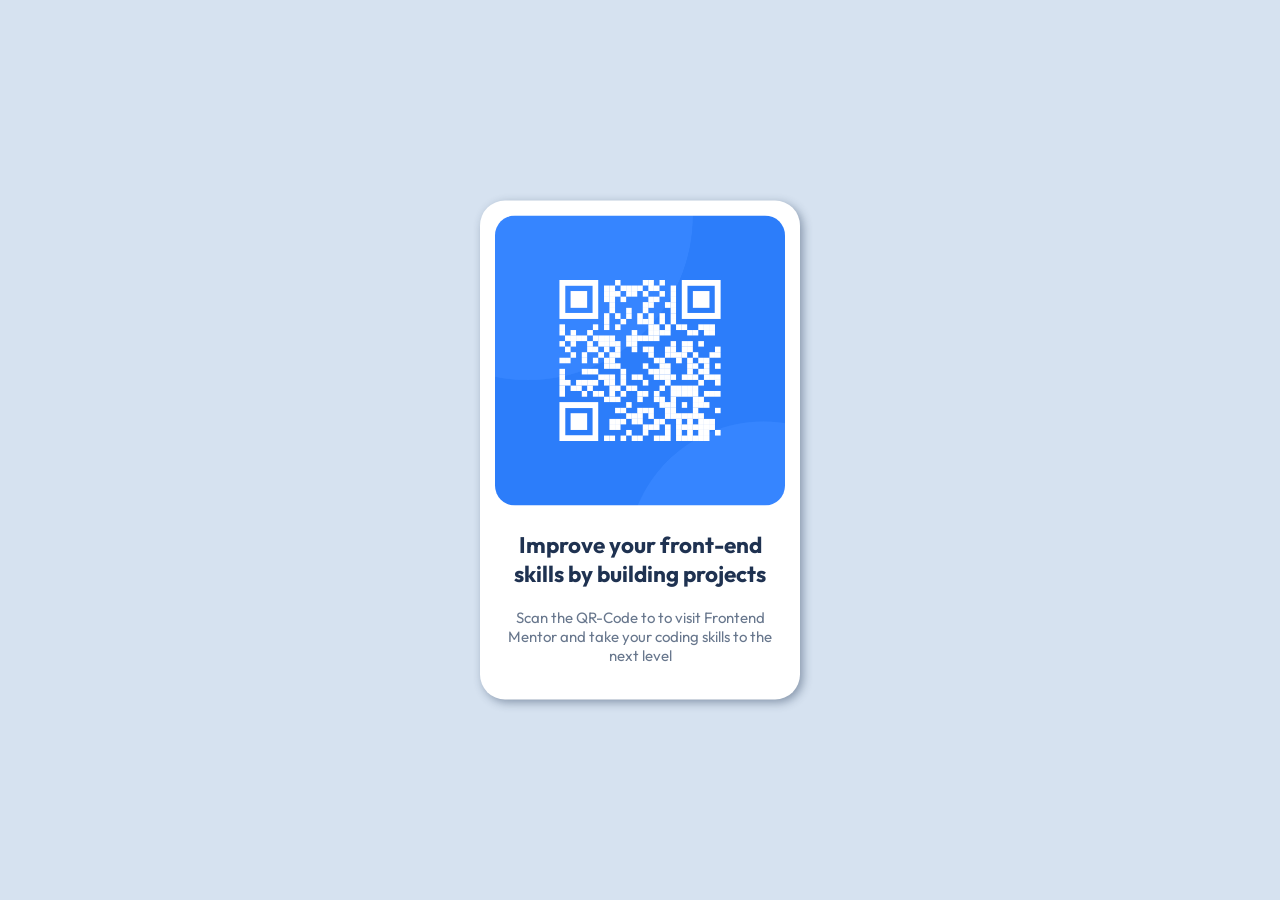
<file: 01-qr-code/index.html>
<!DOCTYPE html>
<html lang="en-US">
<head>
	<meta charset="UTF-8">
	<meta name="viewport" content="width=device-width, initial-scale=1.0">
	<link rel="icon" type="image/png" sizes="32x32" href="./images/favicon-32x32.png">
	<title>Frontend Mentor | QR code component</title>
	<style>
		/*
		.attribution { font-size: 11px; text-align: center; }
		.attribution a { color: hsl(228, 45%, 44%); }
		*/
		@import url('https://fonts.googleapis.com/css2?family=Outfit:wght@100..900&display=swap');

		*{
			margin: 0px;
			padding: 0px;
			box-sizing: border-box;
		}
		
		body{
			background-color: hsl(212, 45%, 89%);
			font-size: 15px;
			font-family: 'Outfit';
			height: 100vh;
			width: 100vw;
		}

		.main{
			background-color: #fff;
			width: 320px;
			padding: 15px;
			position: absolute;
			top: 50%;
			left: 50%;
			transform: translate(-50%, -50%);
			border-radius: 25px;
			box-shadow: 3px 3px 10px hsla(217, 45%, 22%, 0.432);
		}

		img{
			width: 100%;
			border-radius: 20px;
		}

		h2{
			font-weight: 700;
			text-align: center;
			color: hsl(218, 44%, 22%);
			padding: 20px 0px;
		}

		p{
			font-weight: 400;
			color: hsl(216, 15%, 48%);
			text-align: center;
			padding-bottom: 20px;
		}
	</style>
</head>
<body>
	<div class="main">
		<img src="images/image-qr-code.png" alt="qr-code">
		<h2>Improve your front-end skills by building projects</h2>
		<p>Scan the QR-Code to to visit Frontend Mentor and take your coding skills to the next level</p>
	</div>

	<!--<div class="attribution">
    	Challenge by <a href="https://www.frontendmentor.io?ref=challenge" target="_blank">Frontend Mentor</a>. 
    	Coded by <a href="#">Your Name Here</a>.
	</div>-->
</body>
</html>
</file>
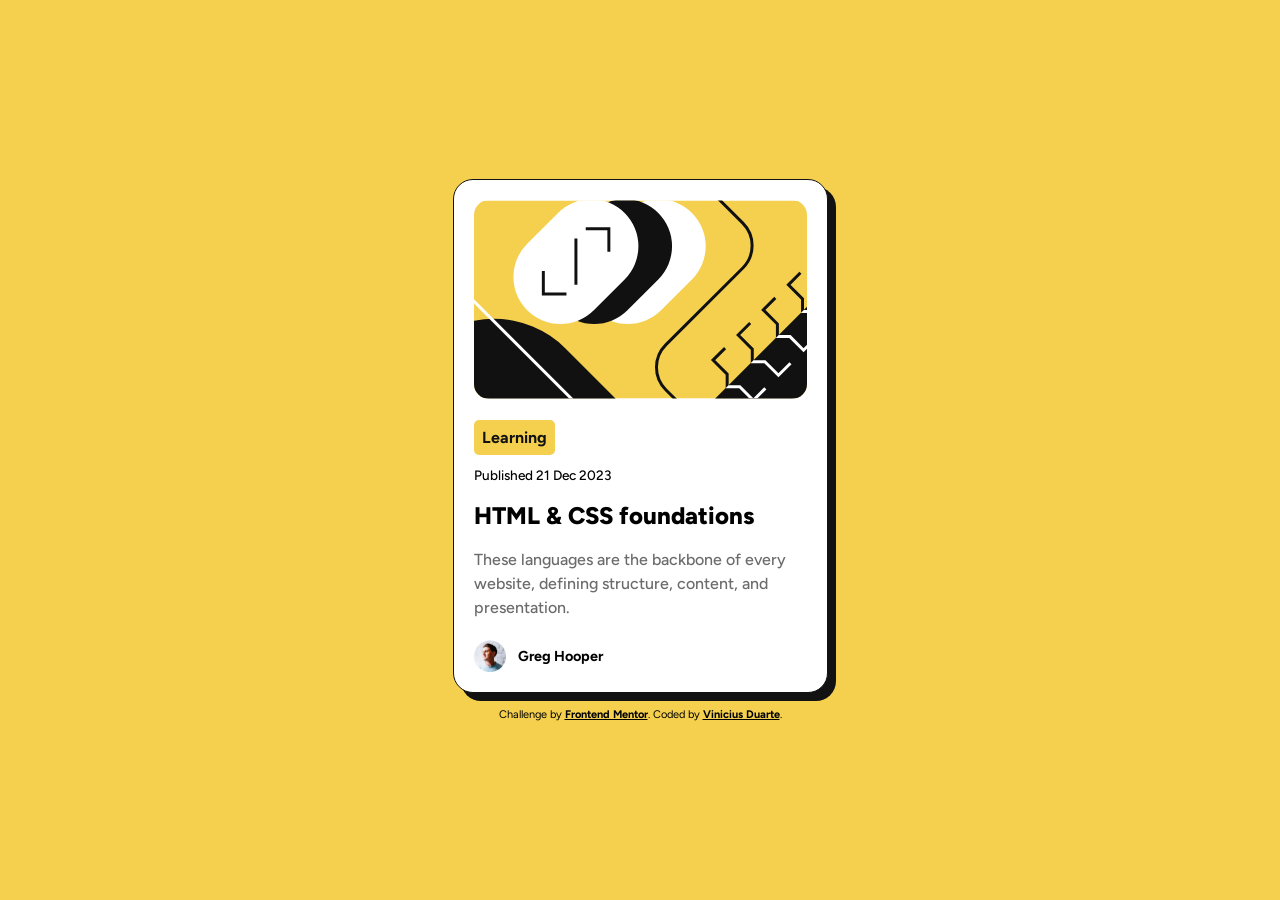
<file: 02-blog-preview-card/index.html>
<!DOCTYPE html>
<html lang="en-US">
<head>
    <meta charset="UTF-8">
    <meta name="viewport" content="width=device-width, initial-scale=1.0">
    <link rel="icon" type="image/png" sizes="32x32" href="./assets/images/favicon-32x32.png">
    <link rel="stylesheet" href="style.css">
    <title>Frontend Mentor | Blog preview card</title>
</head>
<body>
    <div class="main">
        <img id="article" src="assets/images/illustration-article.svg" alt="Illustration-Article">
        <p style="margin-top: 15px;"><span class="destaque"><strong>Learning</strong></span></p>
        <p style="font-size: 0.85em;">Published 21 Dec 2023</p>
        <h2>HTML & CSS foundations</h2>
        <p id="content">These languages are the backbone of every website, defining structure, content, and presentation.</p>
        <div id="profile"><img id="profile-pic" src="assets/images/image-avatar.webp" alt="Greg Hooper"> <span class="name"><strong>Greg Hooper</strong></span></div>
    </div>
    <div class="attribution">
    Challenge by <a href="https://www.frontendmentor.io?ref=challenge" target="_blank">Frontend Mentor</a>. 
    Coded by <a href="https://github.com/Vinicius-Duarte837" target="_blank">Vinicius Duarte</a>.
    </div>
</body>
</html>
</file>
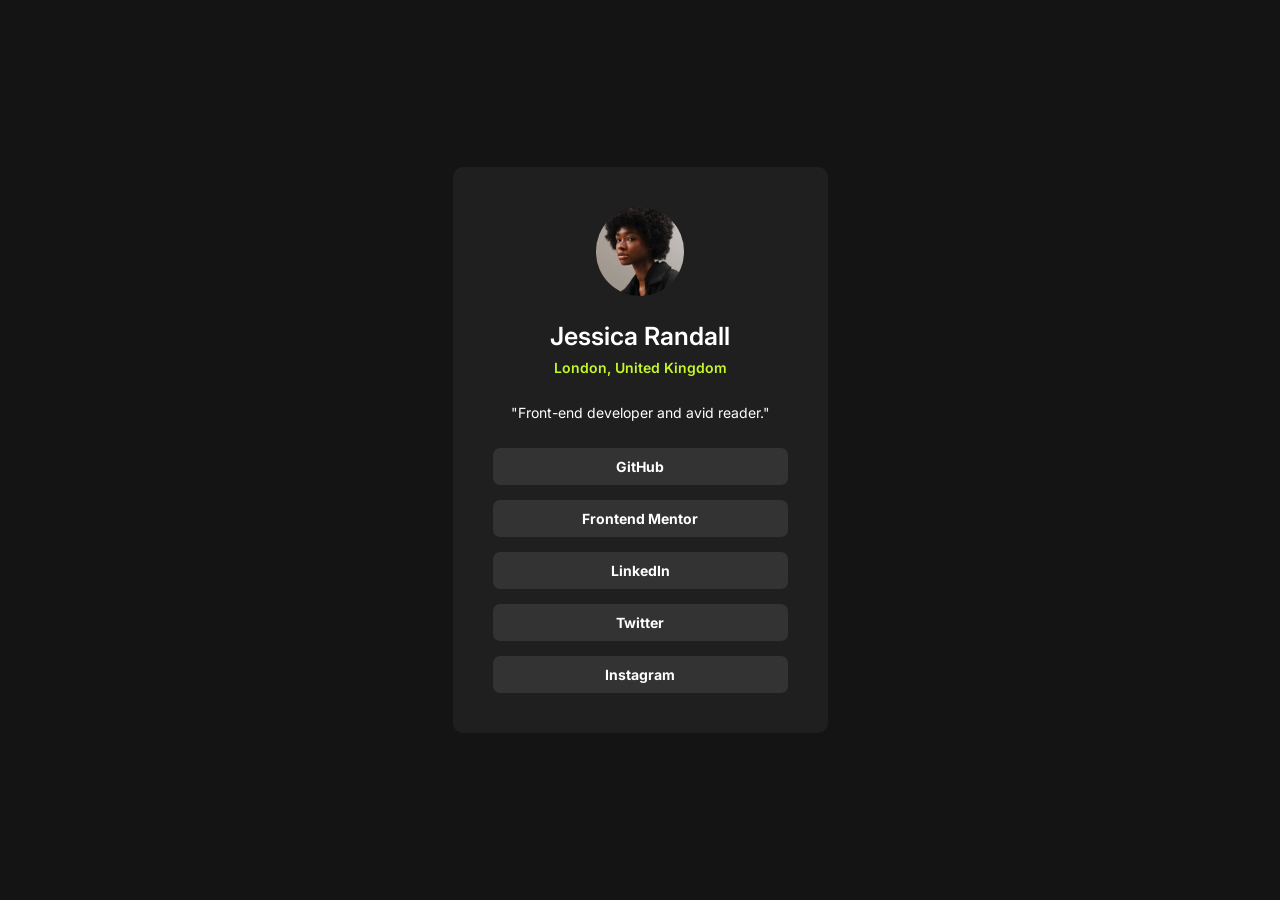
<file: 03-social-links-profile/index.html>
<!DOCTYPE html>
<html lang="en-US">
<head>
    <meta charset="UTF-8">
    <meta name="viewport" content="width=device-width, initial-scale=1.0">
    <link rel="icon" type="image/png" sizes="32x32" href="./assets/images/favicon-32x32.png">
    <link rel="stylesheet" href="style.css">
    <title>Frontend Mentor | Social links profile</title>
    <style>
    /*.attribution { font-size: 11px; text-align: center; }
    .attribution a { color: hsl(228, 45%, 44%); }*/
    </style>
</head>
<body>
    <div class="main">
        <img src="assets/images/avatar-jessica.jpeg" alt="Profile Picture">
        <h1>Jessica Randall</h1>
        <p class="location">London, United Kingdom</p>
        <p class="desc">"Front-end developer and avid reader."</p>
        <p class="social">GitHub</p>
        <p class="social">Frontend Mentor</p>
        <p class="social">LinkedIn</p>
        <p class="social">Twitter</p>
        <p class="social">Instagram</p>
    </div>

    <!--<div class="attribution">
    Challenge by <a href="https://www.frontendmentor.io?ref=challenge" target="_blank">Frontend Mentor</a>. 
    Coded by <a href="#">Your Name Here</a>.
    </div>-->
</body>
</html>
</file>
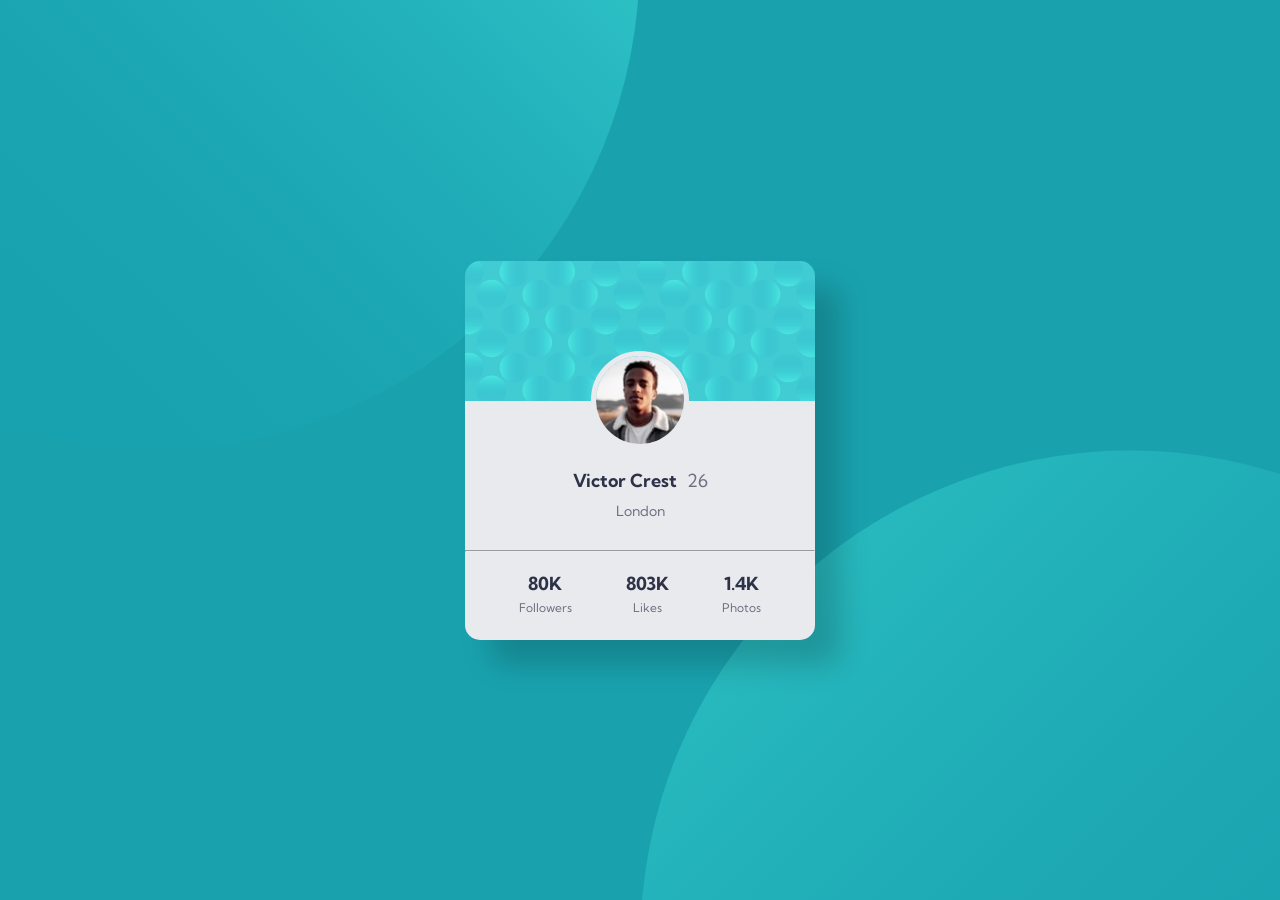
<file: 04-profile-card-component/index.html>
<!DOCTYPE html>
<html lang="en-US">
<head>
  <meta charset="UTF-8">
  <meta name="viewport" content="width=device-width, initial-scale=1.0">
  <link rel="stylesheet" href="style.css">
  <link rel="icon" type="image/png" sizes="32x32" href="./images/favicon-32x32.png">
  <title>Frontend Mentor | Profile card component</title>
</head>
<body>
  <div id="main">
    <img src="images/image-victor.jpg" alt="victor-profile-picture">
    <p><span id="name">Victor Crest</span><span id="age">26</span></p>
    <p id="location">London</p>
    <hr>
    <div id="social">
      <div>
        <p class="number">80K</p>
        <p class="social-desc">Followers</p>
      </div>
      <div>
        <p class="number">803K</p>
        <p class="social-desc">Likes</p>
      </div>
      <div>
        <p class="number">1.4K</p>
        <p class="social-desc">Photos</p>
      </div>
    </div>
  </div>
</body>
</html>
</file>
<file: 02-blog-preview-card/style.css>
@charset "UTF-8";
@import url('https://fonts.googleapis.com/css2?family=Figtree:ital,wght@0,300..900;1,300..900&family=Outfit:wght@100..900&display=swap');

:root{
    --main-color: hsl(47, 88%, 63%);
    --sec-color: hsl(0, 0%, 100%);
    --text-sec: hsl(0, 0%, 42%);
    --text-main: hsl(0, 0%, 7%);
}

*{
    margin: 0px;
    padding: 0px;
    box-sizing: border-box;
}

body{
    display: flex;
    flex-direction: column;
    justify-content: center;
    align-items: center;
    background-color: var(--main-color);
    font-family: "Figtree";
    font-size: 16px;
    height: 100vh;
    width: 100vw;
}

.main{
    background-color: var(--sec-color);
    width: 375px;
    padding: 20px;
    border: 1px solid var(--text-main);
    border-radius: 20px;
    box-shadow: 8px 8px 0px var(--text-main);
}

#article{
    width: 100%;
    border-radius: 15px;
}

.destaque{
    background-color: var(--main-color);
    color: var(--text-main);
    padding: 8px;
    border-radius: 5px;
}

h2{
    font-weight: 800;
    padding: 8px 0px;
}

h2:hover{
    color: var(--main-color);
    cursor: pointer;
}

p{
    padding: 10px 0px;
    font-weight: 500;
}

#content{
    color: var(--text-sec);
    line-height: 1.5;
}

#profile{
    display: flex;
    align-items: center;
    margin-top: 10px;
}

#profile-pic{
    width: 32px;
    height: 32px;
}

.name{
    padding-left: 12px;
    font-size: 0.9em;
    font-weight: 500;
}

.attribution {
    margin-top: 15px;
    font-size: 11px; 
    text-align: center; 
}

.attribution a { 
    color: hsl(0, 0%, 0%);
    font-weight: bold; 
}
</file>
<file: 03-social-links-profile/style.css>
@charset "UTF-8";

@import url('https://fonts.googleapis.com/css2?family=Inter:ital,opsz,wght@0,14..32,100..900;1,14..32,100..900&display=swap');

:root{
    --green: hsl(75, 94%, 57%);
    --grey700: hsl(0, 0%, 20%);
    --grey800: hsl(0, 0%, 12%);
    --grey900: hsl(0, 0%, 8%);
}

*{
    margin: 0px;
    padding: 0px;
    box-sizing: border-box;
    font-family: Inter;
}

body{
    background-color: var(--grey900);
    display: flex;
    flex-direction: column;
    justify-content: center;
    align-items: center;
    height: 100vh;
    width: 100vw;
}

.main{
    margin: auto;
    width: 375px;
    background-color: var(--grey800);
    display: flex;
    justify-content: center;
    align-items: center;
    flex-direction: column;
    padding: 40px;
    border-radius: 10px;
}

.main > img{
    width: 30%;
    border-radius: 50%;
    margin-bottom: 15px;
}

h1{
    font-size: 25px;
    color: #fff;
    font-weight: 600;
    margin-top: 10px;
}

.location{
    font-size: 14px;
    color: var(--green);
    font-weight: 600;
    margin: 8px 0;
}

.desc{
    font-size: 14px;
    color: #fff;
    font-weight: 400;
    margin: 20px 0 12px 0;
}

.social{
    font-size: 14px;
    font-weight: 700;
    color: #fff;
    background-color: var(--grey700);
    width: 100%;
    text-align: center;
    padding: 10px;
    margin-top: 15px;
    border-radius: 7px;
}

.social:hover{
    color: var(--grey900);
    background-color: var(--green);
    cursor: pointer;
    transition: 0.3s;
}

@media screen and (max-width: 768px){
    .main{
        transform: scale(0.8);
    }
}

@media screen and (max-width: 320px) {
    .main{
        width: 100%;
    }
}
</file>
<file: 04-profile-card-component/style.css>
@charset "UTF-8";

@import url('https://fonts.googleapis.com/css2?family=Kumbh+Sans:wght,YOPQ@100..900,300&display=swap');

:root{
    --blue: hsl(185, 75%, 39%);
    --navy: hsl(229, 23%, 23%);
    --gray: hsl(227, 10%, 46%);
    --neutral: hsl(225, 10%, 92%)
}

*{
    margin: 0;
    padding: 0;
    box-sizing: border-box;
    font-family: Kumbh Sans;
}

body {
  min-height: 100vh;
  display: flex;
  justify-content: center;
  align-items: center;
  background-color: var(--blue);
  background-image: url('images/bg-pattern-top.svg'), url('images/bg-pattern-bottom.svg');
  background-position: right 50vw bottom 50vh, left 50vw top 50vh;
  background-repeat: no-repeat;
  overflow-x: hidden;
}

#main{
    position: relative;
    background-color: var(--neutral);
    background-image: url(images/bg-pattern-card.svg);
    background-position: top;
    background-repeat: no-repeat;
    width: 350px;
    display: flex;
    flex-direction: column;
    border-radius: 15px;
    box-shadow: 25px 25px 30px #0000002f;
}

#main > img{
    width: 28%;
    border-radius: 50%;
    margin: auto;
    border: 5px solid var(--neutral);
    margin-top: 90px;
}

#main > p {
    display: flex;
    justify-content: center;
}

#name{
    font-weight: 700;
    font-size: 18px;
    color: var(--navy);
    margin: 20px 5px 0 0;
}

#age{
    font-weight: 400;
    font-size: 18px;
    color: var(--gray);
    margin: 20px 0 0 5px;
}

#location{
    font-size: 14px;
    color: var(--gray);
    margin: 10px 0 30px 0;
}

#social{
    display: flex;
    flex-direction: row;
    justify-content: space-evenly;
    padding: 20px 0 25px 0;
}

.social-desc{
    text-align: center;
    color: var(--gray);
    font-size: 12px;
    margin-top: 5px;
}

.number{
    font-size: 18px;
    text-align: center;
    font-weight: 700;
    color: var(--navy);
}

@media screen and (max-width: 320px) {
    #main{
        width: 90vw;
    }
}
</file>
